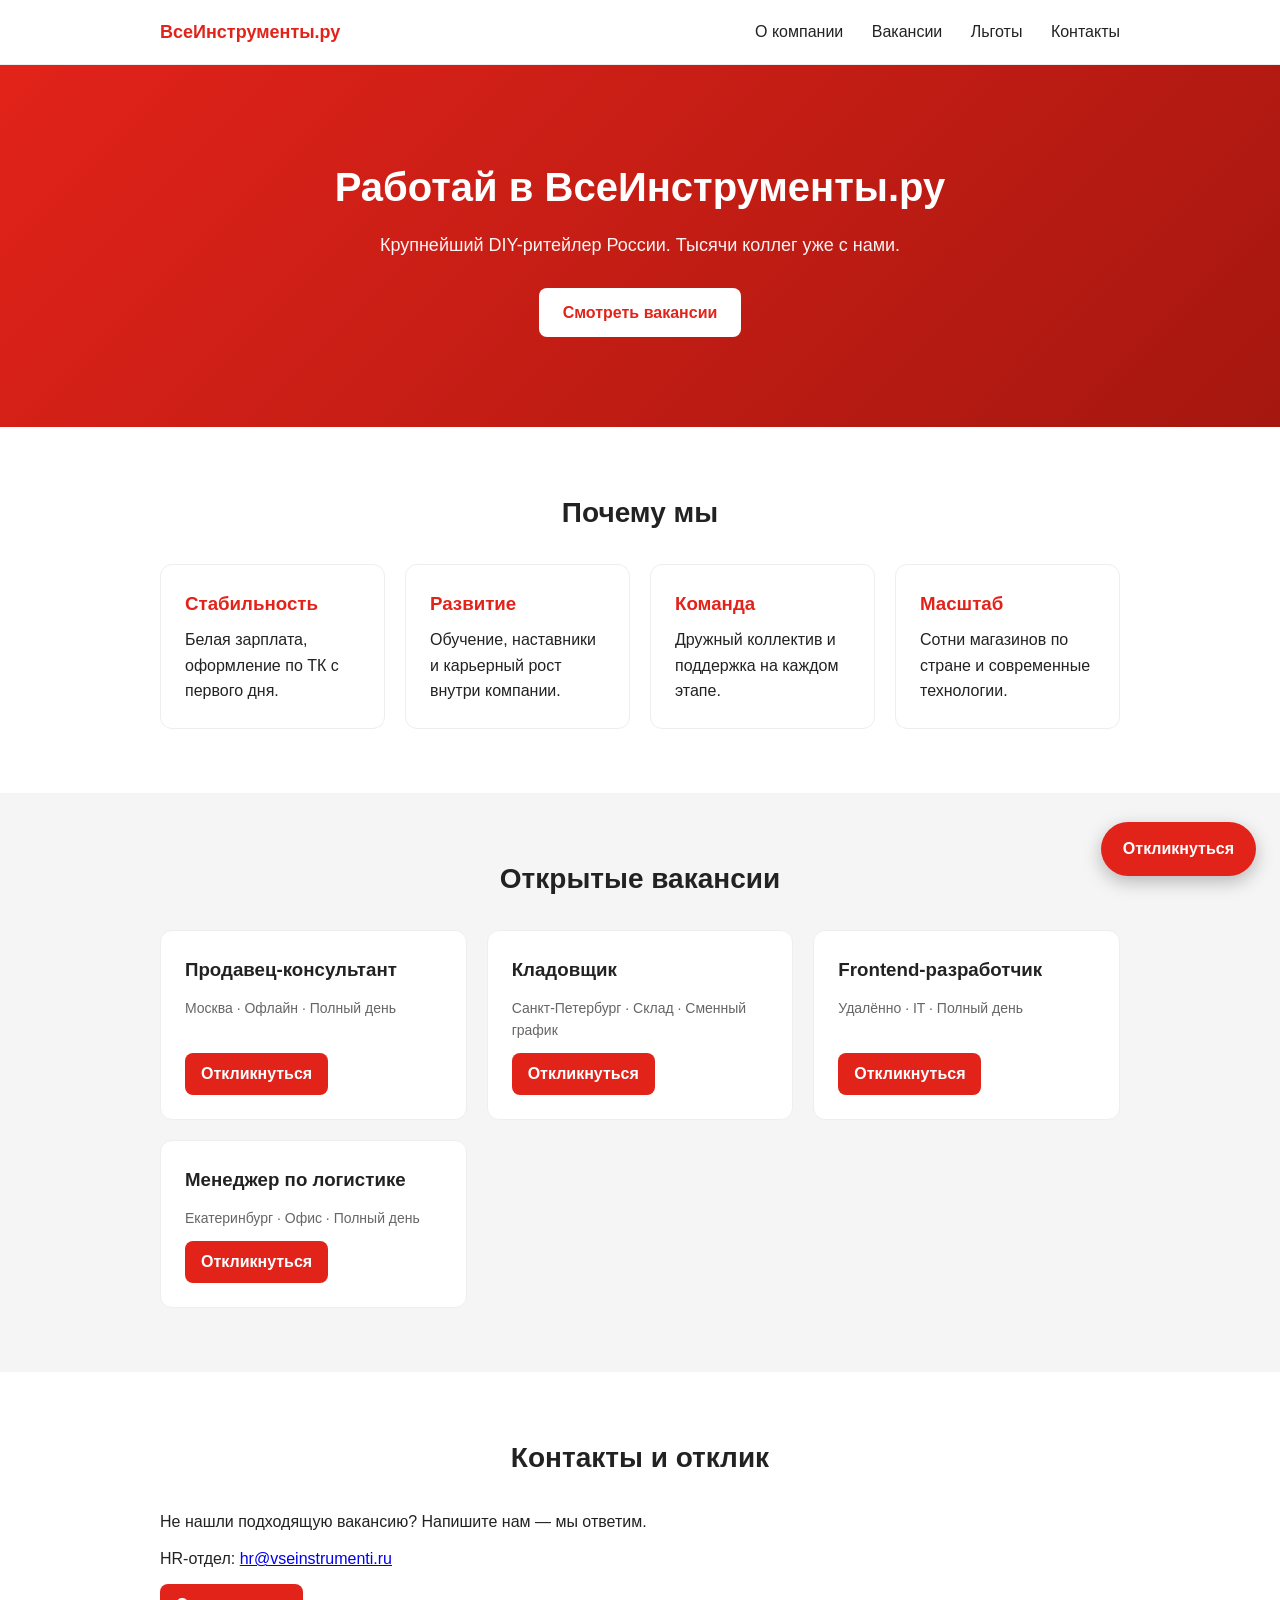
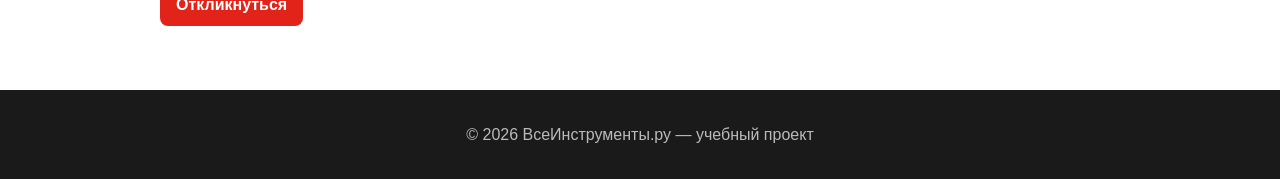
<file: index.html>
<!DOCTYPE html>
<html lang="ru">
<head>
  <meta charset="UTF-8" />
  <meta name="viewport" content="width=device-width, initial-scale=1.0" />
  <meta name="description" content="Карьерный сайт ВсеИнструменты.ру: открытые вакансии, условия работы и отклик. Присоединяйтесь к команде крупнейшего DIY-ритейлера." />
  <link rel="icon" href="data:image/svg+xml,<svg xmlns='http://www.w3.org/2000/svg' viewBox='0 0 100 100'><text y='.9em' font-size='90'>%F0%9F%9B%A0%EF%B8%8F</text></svg>" />
  <title>Работа в ВсеИнструменты.ру</title>
  <link rel="stylesheet" href="styles.css" />
</head>
<body>
  <header class="topbar">
    <div class="container topbar__inner">
      <a href="#" class="logo">ВсеИнструменты.ру</a>
      <nav class="nav">
        <a href="#about">О компании</a>
        <a href="#jobs">Вакансии</a>
        <a href="benefits.html">Льготы</a>
        <a href="#contacts">Контакты</a>
      </nav>
    </div>
  </header>

  <section class="hero">
    <div class="container">
      <h1>Работай в ВсеИнструменты.ру</h1>
      <p>Крупнейший DIY-ритейлер России. Тысячи коллег уже с нами.</p>
      <a href="#jobs" class="btn">Смотреть вакансии</a>
    </div>
  </section>

  <section id="about" class="section">
    <div class="container">
      <h2>Почему мы</h2>
      <div class="cards">
        <div class="card"><h3>Стабильность</h3><p>Белая зарплата, оформление по ТК с первого дня.</p></div>
        <div class="card"><h3>Развитие</h3><p>Обучение, наставники и карьерный рост внутри компании.</p></div>
        <div class="card"><h3>Команда</h3><p>Дружный коллектив и поддержка на каждом этапе.</p></div>
        <div class="card"><h3>Масштаб</h3><p>Сотни магазинов по стране и современные технологии.</p></div>
      </div>
    </div>
  </section>

  <section id="jobs" class="section section--alt">
    <div class="container">
      <h2>Открытые вакансии</h2>
      <div class="jobs">
        <article class="job">
          <h3>Продавец-консультант</h3>
          <p class="job__meta">Москва · Офлайн · Полный день</p>
          <a class="btn btn--small" href="mailto:hr@vseinstrumenti.ru?subject=Отклик: Продавец-консультант">Откликнуться</a>
        </article>
        <article class="job">
          <h3>Кладовщик</h3>
          <p class="job__meta">Санкт-Петербург · Склад · Сменный график</p>
          <a class="btn btn--small" href="mailto:hr@vseinstrumenti.ru?subject=Отклик: Кладовщик">Откликнуться</a>
        </article>
        <article class="job">
          <h3>Frontend-разработчик</h3>
          <p class="job__meta">Удалённо · IT · Полный день</p>
          <a class="btn btn--small" href="mailto:hr@vseinstrumenti.ru?subject=Отклик: Frontend-разработчик">Откликнуться</a>
        </article>
        <article class="job">
          <h3>Менеджер по логистике</h3>
          <p class="job__meta">Екатеринбург · Офис · Полный день</p>
          <a class="btn btn--small" href="mailto:hr@vseinstrumenti.ru?subject=Отклик: Менеджер по логистике">Откликнуться</a>
        </article>
      </div>
    </div>
  </section>

  <section id="contacts" class="section">
    <div class="container">
      <h2>Контакты и отклик</h2>
      <p>Не нашли подходящую вакансию? Напишите нам — мы ответим.</p>
      <p>HR-отдел: <a href="mailto:hr@vseinstrumenti.ru">hr@vseinstrumenti.ru</a></p>
      <a class="btn btn--small" href="mailto:hr@vseinstrumenti.ru?subject=Хочу работать в ВсеИнструменты.ру">Откликнуться</a>
    </div>
  </section>

  <a class="fab" href="mailto:hr@vseinstrumenti.ru?subject=Хочу работать в ВсеИнструменты.ру">
    Откликнуться
  </a>

  <footer class="footer">
    <div class="container">
      <p>© 2026 ВсеИнструменты.ру — учебный проект</p>
    </div>
  </footer>

  <script src="script.js"></script>
</body>
</html>
</file>
<file: styles.css>
:root {
  --brand: #e2231a;
  --dark: #1a1a1a;
  --gray: #f5f5f5;
  --text: #222;
}

* { box-sizing: border-box; margin: 0; padding: 0; }

body {
  font-family: -apple-system, "Segoe UI", Roboto, Arial, sans-serif;
  color: var(--text);
  background: #fff;
  line-height: 1.6;
}

.container { max-width: 1000px; margin: 0 auto; padding: 0 20px; }

.topbar {
  position: sticky; top: 0; background: #fff;
  border-bottom: 1px solid #eee; z-index: 10;
}
.topbar__inner { display: flex; align-items: center; justify-content: space-between; height: 64px; }
.logo { font-weight: 700; color: var(--brand); text-decoration: none; font-size: 18px; }
.nav a { margin-left: 24px; color: var(--text); text-decoration: none; }
.nav a:hover { color: var(--brand); }

.hero {
  background: linear-gradient(135deg, var(--brand), #a5170f);
  color: #fff; padding: 90px 0; text-align: center;
}
.hero h1 { font-size: 40px; margin-bottom: 12px; overflow-wrap: break-word; }
.hero p { font-size: 18px; margin-bottom: 28px; opacity: .95; }

.btn {
  display: inline-block; background: #fff; color: var(--brand);
  padding: 12px 24px; border-radius: 8px; text-decoration: none; font-weight: 600;
}
.btn:hover { background: var(--gray); }
.btn--small { padding: 8px 16px; background: var(--brand); color: #fff; }
.btn--small:hover { background: #a5170f; }

.section { padding: 64px 0; }
.section--alt { background: var(--gray); }
.section h2 { font-size: 28px; margin-bottom: 28px; text-align: center; }
#contacts p { margin-bottom: 12px; }

.cards { display: grid; grid-template-columns: repeat(auto-fit, minmax(220px, 1fr)); gap: 20px; }
.card { background: #fff; border: 1px solid #eee; border-radius: 12px; padding: 24px; }
.card h3 { color: var(--brand); margin-bottom: 8px; }

.jobs { display: grid; grid-template-columns: repeat(auto-fit, minmax(260px, 1fr)); gap: 20px; }
.job {
  background: #fff; border: 1px solid #eee; border-radius: 12px; padding: 24px;
  display: flex; flex-direction: column; gap: 12px; align-items: flex-start;
}
.job__meta { color: #666; font-size: 14px; }
.job .btn { margin-top: auto; }

.footer { background: var(--dark); color: #bbb; padding: 32px 0; text-align: center; }

.fab {
  position: fixed; right: 24px; bottom: 24px; z-index: 20;
  background: var(--brand); color: #fff; text-decoration: none;
  padding: 14px 22px; border-radius: 999px; font-weight: 600;
  box-shadow: 0 6px 18px rgba(0, 0, 0, .25);
  transition: transform .15s ease, background .15s ease;
}
.fab:hover { background: #a5170f; transform: translateY(-2px); }

/* Мобильная адаптация */
@media (max-width: 640px) {
  .topbar__inner {
    height: auto;
    flex-direction: column;
    gap: 8px;
    padding: 12px 0;
  }
  .nav { display: flex; flex-wrap: wrap; justify-content: center; gap: 8px 16px; }
  .nav a { margin-left: 0; }

  .hero { padding: 60px 0; }
  .hero h1 { font-size: 28px; }
  .hero p { font-size: 16px; }

  .fab { right: 16px; bottom: 16px; padding: 12px 18px; }
}

.benefit__icon {
  display: inline-block;
  font-size: 32px;
  color: var(--brand);
  margin-bottom: 10px;
}
</file>
